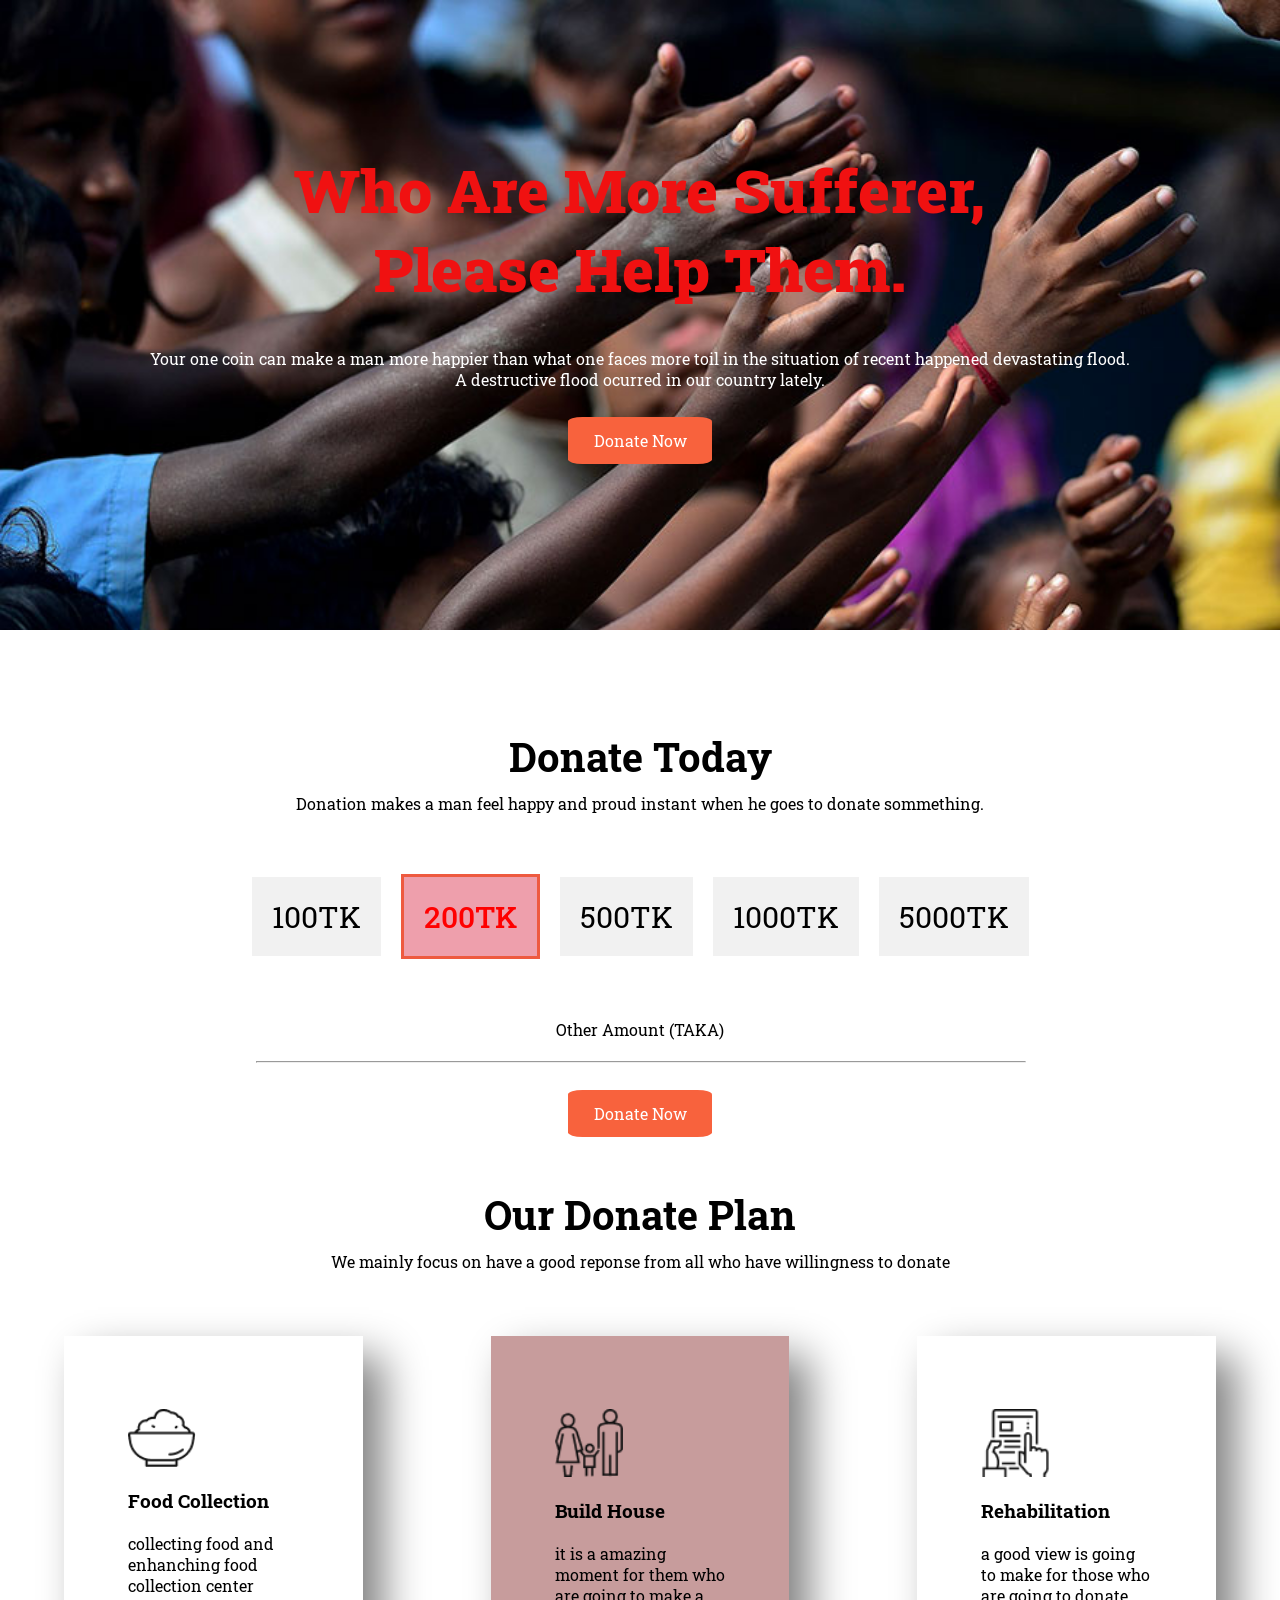
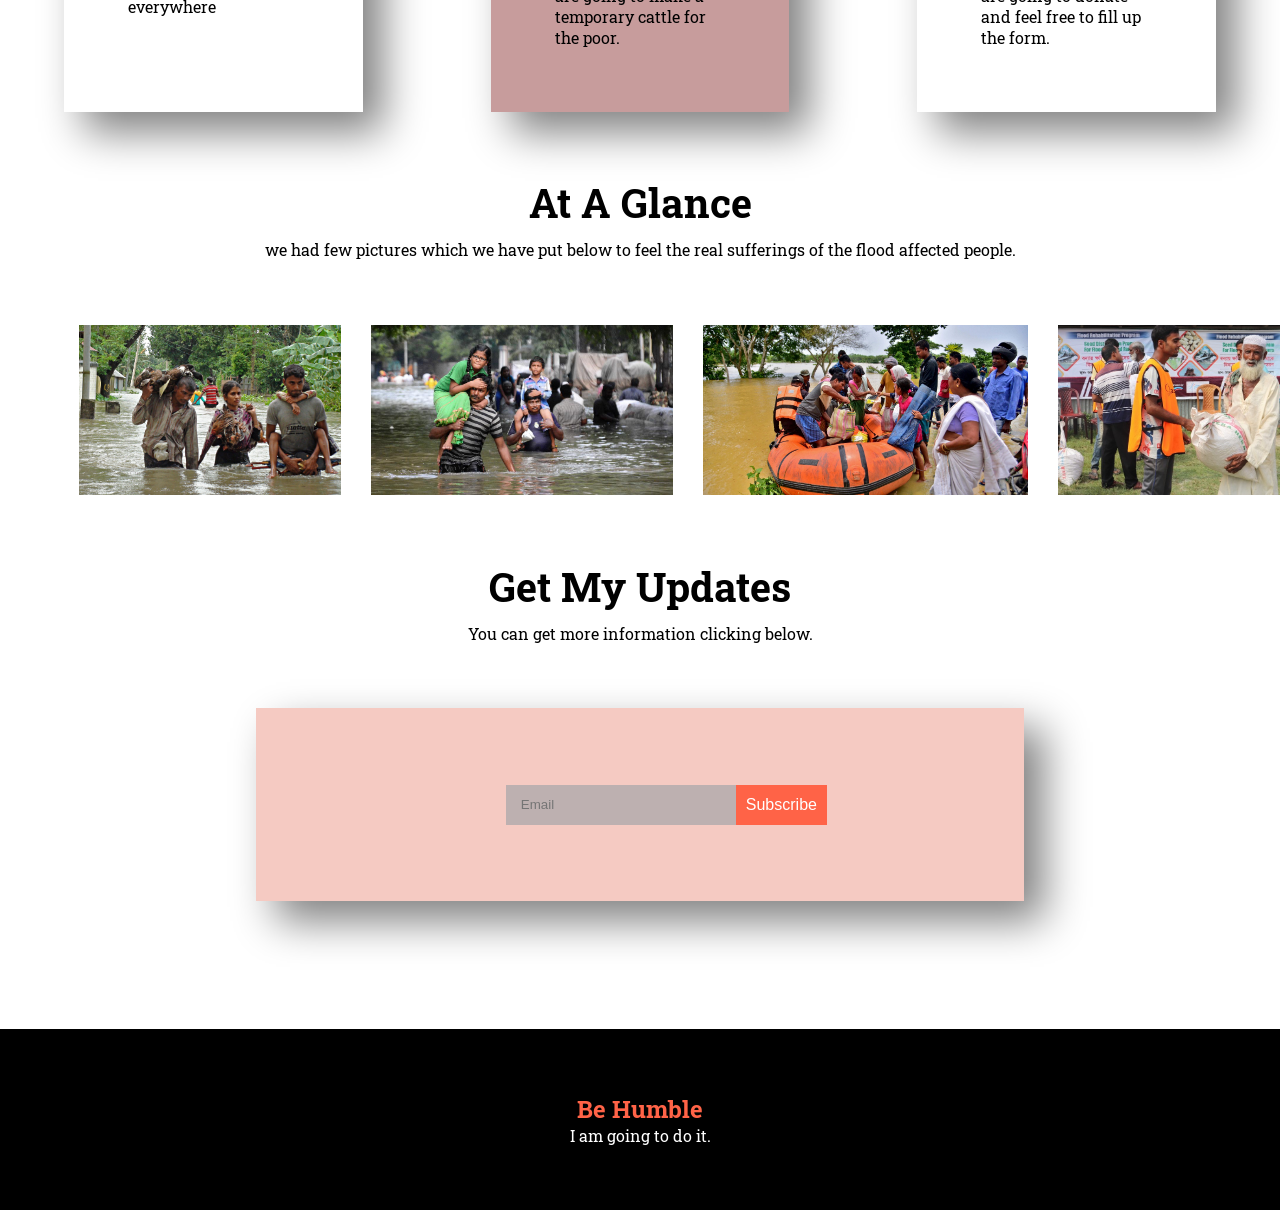
<file: index.html>
<!DOCTYPE html>
<html lang="en">
<head>
    <meta charset="UTF-8">
    <meta http-equiv="X-UA-Compatible" content="IE=edge">
    <meta name="viewport" content="width=device-width, initial-scale=1.0">
    <link rel="preconnect" href="https://fonts.googleapis.com">
    <link rel="preconnect" href="https://fonts.gstatic.com" crossorigin>
    <link href="https://fonts.googleapis.com/css2?family=Arima:wght@500&family=Dancing+Script:wght@700&family=Oswald:wght@400;500&family=Roboto+Slab:wght@300&display=swap" rel="stylesheet">
    <title>Donate People</title>
    <link rel="stylesheet" href="style.css">
</head>
<body>
        <section class="first-heading">
            <div class="first-heading-child">
                <h1>Who Are More Sufferer,<br> Please Help Them. </h1>
                <p>Your one coin can make a man more happier than what one faces more toil in the situation of recent happened devastating flood.</p>
                <p>A destructive flood ocurred in our country lately.</p>
                <div class="first-btn">
                    <a  href="">Donate Now</a>
                </div>
               
            </div>
        </section>

        <section class="second-heading">
            <div class="second-heading-child-1">
                <h1>Donate Today</h1>
                <p>Donation makes a man feel happy and proud instant when he goes to donate sommething.</p>
            </div>

            <div class="second-heading-child-2">
                <div>100TK</div>
                <div id="round-shape">200TK</div>
                <div>500TK</div>
                <div>1000TK</div>
                <div>5000TK</div> 
            </div>

            <div class="second-heading-child-3">
                <p>Other Amount (TAKA)</p><br>
                <hr>
                    <div class="first-btn">
                        <a href="">Donate Now</a>
                    </div>
               
            </div>

        </section>

    <section class="">
                <div class="food-section">
                    <h1>Our Donate Plan</h1>
                    <p>We mainly focus on have a good reponse from all who have willingness to donate</p>
                </div>
        <div class="food-item">
                    
                <div class="food-item1">
                    <img src="icons/food.png" alt="">
                    <h3 style="padding-bottom: 20px;">Food Collection</h3>
                    <p>collecting food and enhanching food collection center everywhere</p>
                </div>

                <div class="food-item1" style="background-color: rgb(199, 156, 156);">
                    <img src="icons/shelter.png" alt="">
                    <h3 style="padding-bottom: 20px;">Build House</h3>
                    <p>it is a amazing moment for them who are going to make a temporary cattle for the poor.</p>
                </div>
                <div class="food-item1">
                    <img src="icons/Frame-1.png" alt="">
                    <h3 style="padding-bottom: 20px;">Rehabilitation</h3>
                    <p>a good view is going to make for those who are going to donate and feel free to fill up the form.</p>
                </div>
        </div>
    </section>

        <section">
            <div class="second-heading-child-1">
                <h1>At A Glance</h1>
                <p>we had few pictures which we have put below to feel the real sufferings of the flood affected people.</p>
            </div>

            <div class="gallery">
                <img src="images/donation3.jpg" alt="">
                <img src="images/donation4.jpg" alt="">
                <img src="images/donation5.jpg" alt="">
                <img src="images/donation10.jpg" alt="">
            </div>
        </section>

    <section>
        <div class="second-heading-child-1">
            <h1>Get My Updates</h1>
            <p>You can get more information clicking below.</p>
        </div>

        <div class="form">
            <div class="email-form"> 
                <label for="">
                    <input id="email" type="email" name="Email" size="30"value="" placeholder="Email">
                    <button id="subscribe">Subscribe</button>
                </label>
                    
            </div>
        </div>
    </section>
    
   
</body>
<footer>
    <h2 style="color: tomato;">Be Humble</h2>
    <p>I am going to do it.</p>
</footer>
</html>
</file>
<file: style.css>
* {
    margin: 0;
    padding: 0;
}
body {
    font-family: 'Arima', cursive;
    font-family: 'Dancing Script', cursive;
    font-family: 'Oswald', sans-serif;
    font-family: 'Roboto Slab', serif;
}

.first-heading {
    background-image: url(images/101.jpg);
    background-repeat: no-repeat;
    background-size: cover;
    height: 630px;
    margin-bottom: 100px;
}
.first-heading-child {
    text-align: center;
    padding-top: 150px;
    color: white;
}
.first-heading-child > h1 {
    font-size: 60px;
    font-weight: 900;
    color: rgb(240, 17, 17);
    padding-bottom: 40px;
}
h1 {
    font-size: 40px;
    font-weight: 700;
    padding-bottom: 10px;
}
.first-btn {
    padding-top: 40px;
}

.second-heading-child-1 {
    text-align: center;
}
.second-heading-child-2 {
    display: flex;
    justify-content: center;
    align-items: center;
    margin-top: 50px;
    margin-bottom: 50px;
}
.second-heading-child-2 > div {
    background-color: #f1f1f1;
    margin: 10px;
    padding: 20px;
    font-size: 30px;
}
#round-shape {
    border-style:solid;
    border-color: rgb(238, 90, 64);
    background-color: rgb(238, 159, 172);
    color: red;
    font-weight: 500;
}
.second-heading-child-3 {
    text-align: center;
}

hr {width: 60%; margin: 0 20% 0 20%;}


.gallery {
    display: flex;
    margin-top: 50px;
    margin-bottom: 50px;
    margin-left: 5%;
    margin-right: 5%;
    width: 100px;
    height: 200px;
}
.gallery > img {
    margin: 5px;
    padding: 10px;

}
.gallery > img:hover {
    transform: scale(1.5);
}
a {
    text-decoration: none;
    background-color: rgb(248, 98, 61);
    padding: 1% 2%;
    border-radius: 10%;
    color: white;
}


.food-section {
    text-align: center;
    margin-top: 5%;
    margin-bottom: 5%;

}

.food-item {
    display: flex;
    
}  
.food-item1 {
    width: 40%;
    margin-left: 5%;
    margin-right: 5%;
    margin-bottom: 5%;
    padding-left: 5%; 
    padding-right: 5%;
    padding-top: 5%;
    padding-bottom: 5%;
    box-shadow: 20px 20px 40px gray;
}

.food-item1 img {
    width: 40%;
    padding-top: 5%;
    padding-bottom: 10%;
    
}

    
.form {
    width: 60%;
    margin-left: 20%;
    margin-right: 20%;
    margin-top: 5%;
    margin-bottom: 10%;
    box-shadow: 20px 20px 40px gray;
}

.email-form {
    display: flex;
    padding-top: 10%;
    padding-bottom: 10%;
    padding-left: 0%;
    padding-right: 5%;
    justify-content: center;
    background-color: rgba(243, 187, 177, 0.781); 
    
}


#subscribe {
    background-color: tomato;
    border: none;
    color: white;
    padding: 11px 10px;
    text-align: center;
    text-decoration: none;
    display: inline-block;
    font-size: 16px;
    margin: 0px 0px;
    cursor: pointer;
}
input {
    border: none;
    width: 200px;
    height: 40px;
    padding: 0 15px;
    background-color: rgb(189, 176, 176);
}
button {
    position: absolute;
}

footer {
    text-align: center;
    background-color: black;
    color: white;
    padding: 5% 5%;
}
</file>
